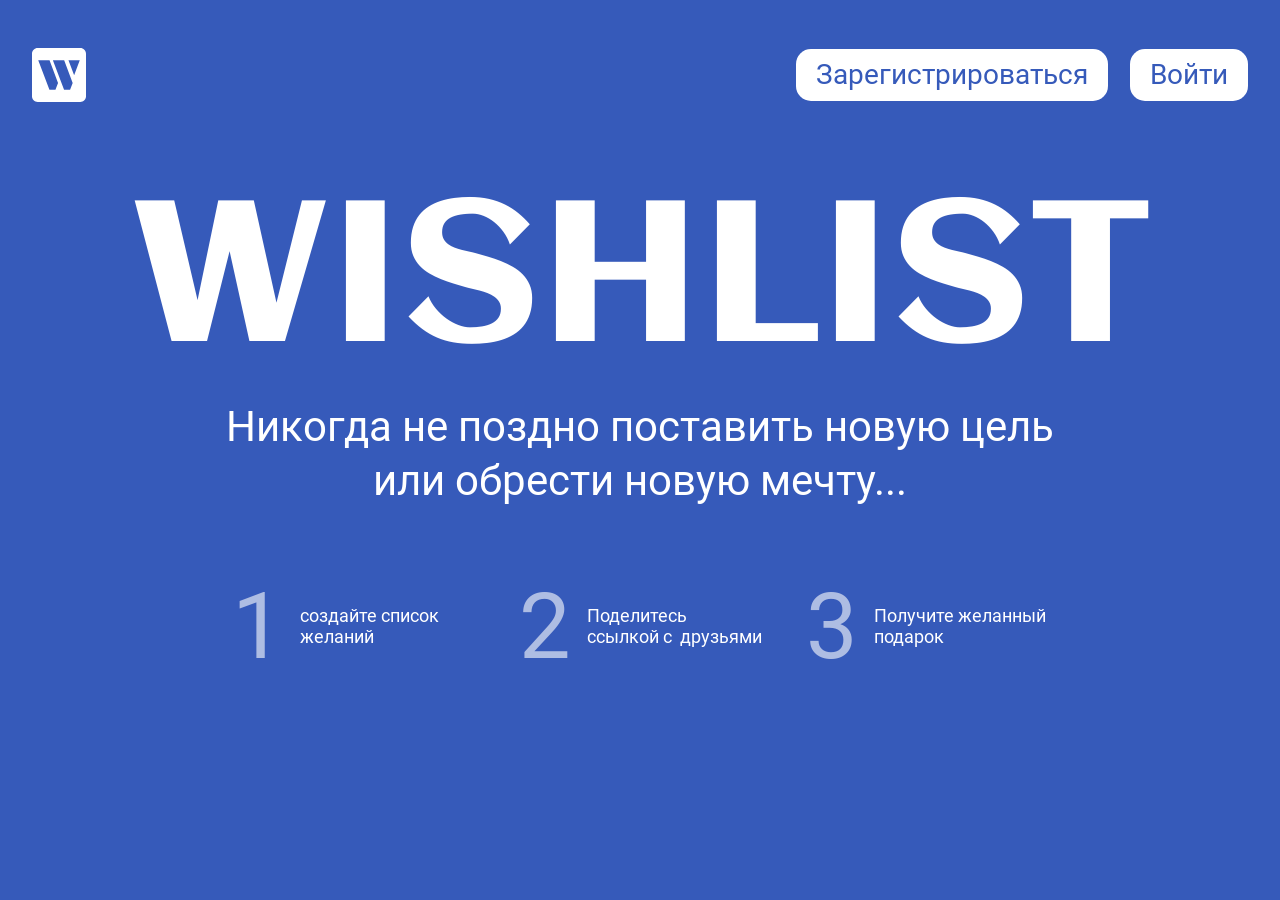
<file: index.html>
<!DOCTYPE html>
<html lang="ru">
<head>
    <meta charset="UTF-8">
    <meta http-equiv="X-UA-Compatible" content="IE=edge">
    <meta name="viewport" content="width=device-width, initial-scale=1.0">
    <title>WishList - список желаний</title>

    <link rel="stylesheet" href="style/index.css">

    <script src="scripts/index.js" type="module"></script>
</head>
<body class="body">
    <header class="header">
        <div class="container header__container">
            <a href="/">
                <img src="img/logo.svg" alt="логотип" class="header__logo">
            </a>
            <nav class="header__nav nav">
                
            </nav>

            <button class="header__burger burger">
                <span class="burger__line"></span>
            </button>
        </div>
    </header>

    <main class="app">
        <section class="hero">
            <div class="container hero__container">
                <h1 class="hero__title">WishList</h1>
                <p class="hero__descr">Никогда не&nbsp;поздно поставить новую цель или обрести новую мечту...</p>
                <ol class="hero__steps steps">
                    <li class="steps__item">создайте список желаний</li>
                    <li class="steps__item">Поделитесь ссылкой с&nbsp; друзьями</li>
                    <li class="steps__item">Получите желанный подарок</li>
                </ol>
            </div>
        </section>

        <section class="wishlist">
            <div class="container">
                <div class="wishlist__profile profile">
                    <img src="img/avatar.png" alt="фото" class="profile__avatar">

                    <div class="profile__content">
                        <h2 class="profile__fullname">Иван Петров</h2>
                        <p class="profile__birthday">15 июля исполнится 55 лет</p>
                        <button class="profile__edit">
                            <svg width="38" height="38" viewBox="0 0 38 38" fill="none" xmlns="http://www.w3.org/2000/svg">
                                <path d="M4.75 33.25H10.6875L28.1992 15.7384L22.2617 9.80086L4.75 27.3125V33.25ZM7.91667 28.6267L22.2617 14.2817L23.7183 15.7384L9.37333 30.0834H7.91667V28.6267ZM29.0858 5.20919C28.9394 5.06241 28.7654 4.94596 28.5738 4.86651C28.3823 4.78705 28.177 4.74615 27.9696 4.74615C27.7622 4.74615 27.5569 4.78705 27.3653 4.86651C27.1738 4.94596 26.9998 5.06241 26.8533 5.20919L23.9558 8.10669L29.8933 14.0442L32.7908 11.1467C32.9376 11.0002 33.0541 10.8262 33.1335 10.6347C33.213 10.4431 33.2539 10.2378 33.2539 10.0304C33.2539 9.82307 33.213 9.61774 33.1335 9.4262C33.0541 9.23466 32.9376 9.06067 32.7908 8.91419L29.0858 5.20919Z" fill="white"/>
                            </svg>
                            <span>редактировать профиль</span>
                        </button>
                    </div>
                </div>

                <p class="wishlist__descr">Это мой список желаний если вы&nbsp;мне хотите что-то подарить, то&nbsp;прошу выбирайте из&nbsp;списка ниже или карту Ozon. Лучше нарушить эффект внезапности, чем подарить что-то ненужное или&nbsp;то, что у&nbsp;меня уже есть.</p>
                
                <ul class="wishlist__categories categories">
                    <li class="categories__item">
                        <h3 class="categories__title">Гаджеты</h3>
                        <ul class="wishlist__items">
                            <li class="item">
                                <img src="img/buds.jpg" alt="Xiaomi Redmi Buds 4 Pro " class="item__image">
                                <h4 class="item__title">Xiaomi Redmi Buds 4 Pro </h4>
                                <p class="item__price">5800 руб.</p>
                                <button class="item__btn btn btn_castling">Выбрать</button>
                            </li>
                            <li class="item">
                                <img src="img/buds.jpg" alt="Xiaomi Redmi Buds 4 Pro " class="item__image">
                                <h4 class="item__title">Xiaomi Redmi Buds 4 Pro </h4>
                                <p class="item__price">5800 руб.</p>
                                <button class="item__btn btn btn_castling">Выбрать</button>
                            </li>
                            <li class="item">
                                <img src="img/buds.jpg" alt="Xiaomi Redmi Buds 4 Pro " class="item__image">
                                <h4 class="item__title">Xiaomi Redmi Buds 4 Pro </h4>
                                <p class="item__price">5800 руб.</p>
                                <button class="item__btn btn btn_castling">Выбрать</button>
                            </li>
                            <li class="item">
                                <img src="img/buds.jpg" alt="Xiaomi Redmi Buds 4 Pro " class="item__image">
                                <h4 class="item__title">Xiaomi Redmi Buds 4 Pro </h4>
                                <p class="item__price">5800 руб.</p>
                                <button class="item__btn btn btn_castling">Выбрать</button>
                            </li>
                        </ul>
                    </li>
                    <li class="categories__item">
                        <h3 class="categories__title">Хобби</h3>
                        <ul class="wishlist__items">
                            <li class="item">
                                <img src="img/buds.jpg" alt="Xiaomi Redmi Buds 4 Pro " class="item__image">
                                <h4 class="item__title">Xiaomi Redmi Buds 4 Pro </h4>
                                <p class="item__price">5800 руб.</p>
                                <button class="item__btn btn btn_castling">Выбрать</button>
                            </li>
                            <li class="item">
                                <img src="img/buds.jpg" alt="Xiaomi Redmi Buds 4 Pro " class="item__image">
                                <h4 class="item__title">Xiaomi Redmi Buds 4 Pro </h4>
                                <p class="item__price">5800 руб.</p>
                                <button class="item__btn btn btn_castling">Выбрать</button>
                            </li>
                        </ul>
                    </li>
                </ul>
            </div>

            
        </section>

        <section class="edit edit_profile">
            <div class="container">
                <form class="edit__form">
                    <fieldset class="edit__avatar">
                        <img src="img/avatar.png" alt="" class="edit__avatar-image">
                        <div class="edit__avatar-load">
                            <label for="avatar-load" class="edit__label-avatar">
                                <svg width="38" height="38" viewBox="0 0 38 38" fill="none" xmlns="http://www.w3.org/2000/svg">
                                    <path d="M4.75 33.25H10.6875L28.1992 15.7384L22.2617 9.80086L4.75 27.3125V33.25ZM7.91667 28.6267L22.2617 14.2817L23.7183 15.7384L9.37333 30.0834H7.91667V28.6267ZM29.0858 5.20919C28.9394 5.06241 28.7654 4.94596 28.5738 4.86651C28.3823 4.78705 28.177 4.74615 27.9696 4.74615C27.7622 4.74615 27.5569 4.78705 27.3653 4.86651C27.1738 4.94596 26.9998 5.06241 26.8533 5.20919L23.9558 8.10669L29.8933 14.0442L32.7908 11.1467C32.9376 11.0002 33.0541 10.8262 33.1335 10.6347C33.213 10.4431 33.2539 10.2378 33.2539 10.0304C33.2539 9.82307 33.213 9.61774 33.1335 9.4262C33.0541 9.23466 32.9376 9.06067 32.7908 8.91419L29.0858 5.20919Z" fill="white"/>
                                </svg>
                                Обновить фотографию
                            </label>
                            <input type="file" class="edit__input-file edit__input_avatar" accept="image/jpeg, image/png">
                            <button class="edit__avatar-delete">
                                <svg width="38" height="38" viewBox="0 0 38 38" fill="none" xmlns="http://www.w3.org/2000/svg">
                                    <path d="M9.48842 29.6389C9.48842 31.35 10.9027 32.75 12.6313 32.75H25.2027C26.9313 32.75 28.3456 31.35 28.3456 29.6389V10.9722H9.48842V29.6389ZM12.6313 14.0833H25.2027V29.6389H12.6313V14.0833ZM24.417 6.30556L22.8456 4.75H14.9884L13.417 6.30556H7.91699V9.41667H29.917V6.30556H24.417Z" fill="white"/>
                                </svg>
                                <span>Удалить</span>
                            </button>
                        </div>
                    </fieldset>

                    <fieldset class="edit__name">
                        <label class="edit__label">
                            <span class="edit__label-text">Имя:</span>
                            <input type="text" class="edit__input" name="name">
                        </label>
                        <label class="edit__label">
                            <span class="edit__label-text">Фамилия:</span>
                            <input type="text" class="edit__input" name="surname">
                        </label>
                    </fieldset>

                    <fieldset class="edit__birthdate">
                        <legend class="edit__label-text">Дата рождения:</legend>

                        <label class="edit__label edit__label_select">
                            <select type="text" class="edit__select" name="day">
                                <option value="1">tes</option>
                                <option value="2">te2</option>
                            </select>
                        </label>
                        <label class="edit__label edit__label_select">
                            <select type="text" class="edit__select" name="month">
                                <option value="1">tes</option>
                                <option value="2">te2</option>
                            </select>
                        </label>
                        <label class="edit__label edit__label_select">
                            <select type="text" class="edit__select" name="year">
                                <option value="1">tes</option>
                                <option value="2">te2</option>
                            </select>
                        </label>
                        
                    </fieldset>

                    <fieldset class="edit__descr">
                        <label class="edit__label-text" for="descr">Вступительный текст:</label>
                        <textarea class="edit__descr-input" name="descr"></textarea>
                    </fieldset>

                    <button class="edit__submit-btn btn">Сохранить изменения</button>
                </form>
            </div>
        </section>

        <section class="edit edit_wish">
            <div class="container">
                <form class="edit__form">
                    <fieldset class="edit__wish">
                        <label class="edit__label">
                            <span class="edit__label-text">Описание:</span>
                            <input type="text" class="edit__input" name="title">
                        </label>
                        <label class="edit__label">
                            <span class="edit__label-text">Категория:</span>
                            <input type="text" class="edit__input" name="category">
                        </label>
        
                       <div class="edit__label edit__wish-price">
                            <label class="edit__label_price">
                                <span class="edit__label-text">Цена:</span>
                                <input type="text" class="edit__input" name="price">
                            </label>
                            <label class="edit__label_select edit__label_price">
                                <select name="currency" class="edit__select edit__select_currency">
                                    <option value="rub">руб</option>
                                </select>
                            </label>
                       </div>

                        <label class="edit__label">
                            <span class="edit__label-text">Ссылка:</span>
                            <input type="text" class="edit__input" name="link">
                        </label>
                    </fieldset>

                    <fieldset class="edit__wish-photo">
                        <label class="edit__label-photo">
                            <img src="img/no-photo.jpg" alt="" class="edit__wish-image">
                            <input type="file" class="edit__input-file edit__input-file_wish" accept="image/jpeg, image/png">
                        </label>
                        <button class="edit__wish-delete">
                            <svg width="50" height="50" viewBox="0 0 50 50" fill="none" xmlns="http://www.w3.org/2000/svg">
                                <path d="M20.8961 18.6875C20.5999 18.4115 20.2081 18.2612 19.8033 18.2684C19.3985 18.2755 19.0123 18.4395 18.726 18.7258C18.4398 19.0121 18.2758 19.3983 18.2686 19.8031C18.2615 20.2079 18.4117 20.5996 18.6877 20.8958L22.7919 25L18.6877 29.1042C18.5342 29.2472 18.4111 29.4197 18.3257 29.6114C18.2403 29.803 18.1944 30.0099 18.1907 30.2197C18.187 30.4295 18.2256 30.6379 18.3042 30.8325C18.3827 31.027 18.4997 31.2038 18.6481 31.3522C18.7964 31.5005 18.9732 31.6175 19.1677 31.6961C19.3623 31.7747 19.5707 31.8133 19.7805 31.8096C19.9903 31.8059 20.1972 31.7599 20.3889 31.6745C20.5805 31.5891 20.753 31.466 20.8961 31.3125L25.0002 27.2083L29.1044 31.3125C29.4006 31.5885 29.7924 31.7388 30.1972 31.7316C30.602 31.7245 30.9882 31.5605 31.2745 31.2742C31.5607 30.9879 31.7247 30.6017 31.7319 30.1969C31.739 29.7921 31.5887 29.4004 31.3127 29.1042L27.2086 25L31.3127 20.8958C31.4663 20.7528 31.5894 20.5803 31.6748 20.3886C31.7602 20.197 31.8061 19.99 31.8098 19.7802C31.8135 19.5705 31.7749 19.3621 31.6963 19.1675C31.6177 18.9729 31.5008 18.7962 31.3524 18.6478C31.204 18.4995 31.0273 18.3825 30.8327 18.3039C30.6382 18.2253 30.4298 18.1867 30.22 18.1904C30.0102 18.1941 29.8033 18.2401 29.6116 18.3255C29.42 18.4109 29.2475 18.534 29.1044 18.6875L25.0002 22.7917L20.8961 18.6875Z" fill="#365ABA"/>
                                <path fill-rule="evenodd" clip-rule="evenodd" d="M25.1191 2.60419H24.8816C20.0712 2.60419 16.3024 2.60419 13.3607 3.00002C10.3524 3.40419 7.97741 4.25002 6.11283 6.11252C4.24824 7.9771 3.40449 10.3521 3.00033 13.3625C2.60449 16.3021 2.60449 20.0709 2.60449 24.8813V25.1188C2.60449 29.9292 2.60449 33.6979 3.00033 36.6396C3.40449 39.6479 4.25033 42.0229 6.11283 43.8875C7.97741 45.7521 10.3524 46.5959 13.3628 47C16.3024 47.3959 20.0712 47.3959 24.8816 47.3959H25.1191C29.9295 47.3959 33.6982 47.3959 36.6399 47C39.6482 46.5959 42.0232 45.75 43.8878 43.8875C45.7524 42.0229 46.5962 39.6479 47.0003 36.6375C47.3962 33.6979 47.3962 29.9292 47.3962 25.1188V24.8813C47.3962 20.0709 47.3962 16.3021 47.0003 13.3604C46.5962 10.3521 45.7503 7.9771 43.8878 6.11252C42.0232 4.24794 39.6482 3.40419 36.6378 3.00002C33.6982 2.60419 29.9295 2.60419 25.1191 2.60419ZM8.32324 8.32294C9.51074 7.13544 11.1149 6.45419 13.7795 6.09585C16.4878 5.73335 20.0462 5.72919 25.0003 5.72919C29.9545 5.72919 33.5128 5.73335 36.2212 6.09585C38.8857 6.45419 40.492 7.13752 41.6795 8.32294C42.8649 9.51044 43.5462 11.1146 43.9045 13.7792C44.267 16.4875 44.2712 20.0459 44.2712 25C44.2712 29.9542 44.267 33.5125 43.9045 36.2209C43.5462 38.8854 42.8628 40.4917 41.6774 41.6792C40.4899 42.8646 38.8857 43.5459 36.2212 43.9042C33.5128 44.2667 29.9545 44.2709 25.0003 44.2709C20.0462 44.2709 16.4878 44.2667 13.7795 43.9042C11.1149 43.5459 9.50866 42.8625 8.32116 41.6771C7.13574 40.4896 6.45449 38.8854 6.09616 36.2209C5.73366 33.5125 5.72949 29.9542 5.72949 25C5.72949 20.0459 5.73366 16.4875 6.09616 13.7792C6.45449 11.1146 7.13783 9.51044 8.32324 8.32294Z" fill="#365ABA"/>
                            </svg>
                                
                        </button>
                    </fieldset>

                    <button class="edit__submit-btn btn">Сохранить изменения</button>
                    <button class="edit__delete-btn btn">Удалить желание</button>
                </form>
            </div>
        </section>
    </main>
</body>
</html>
</file>
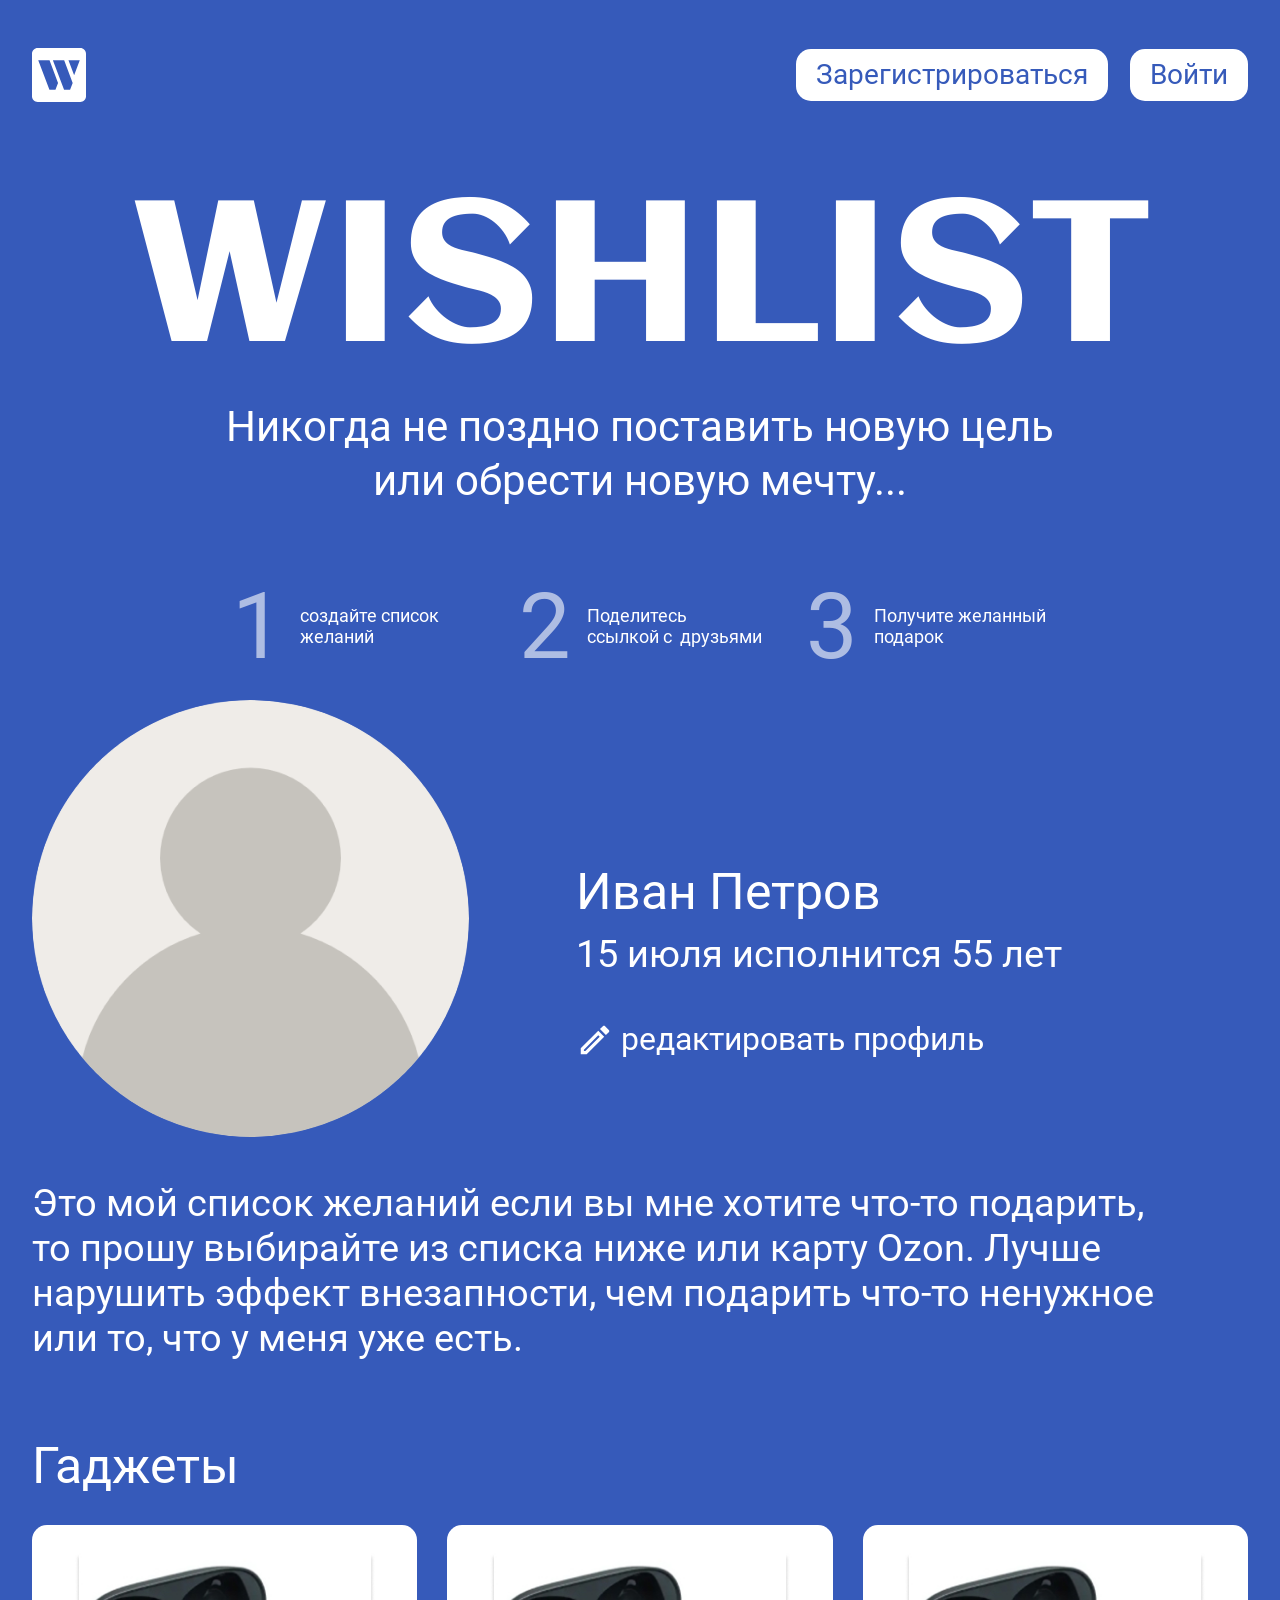
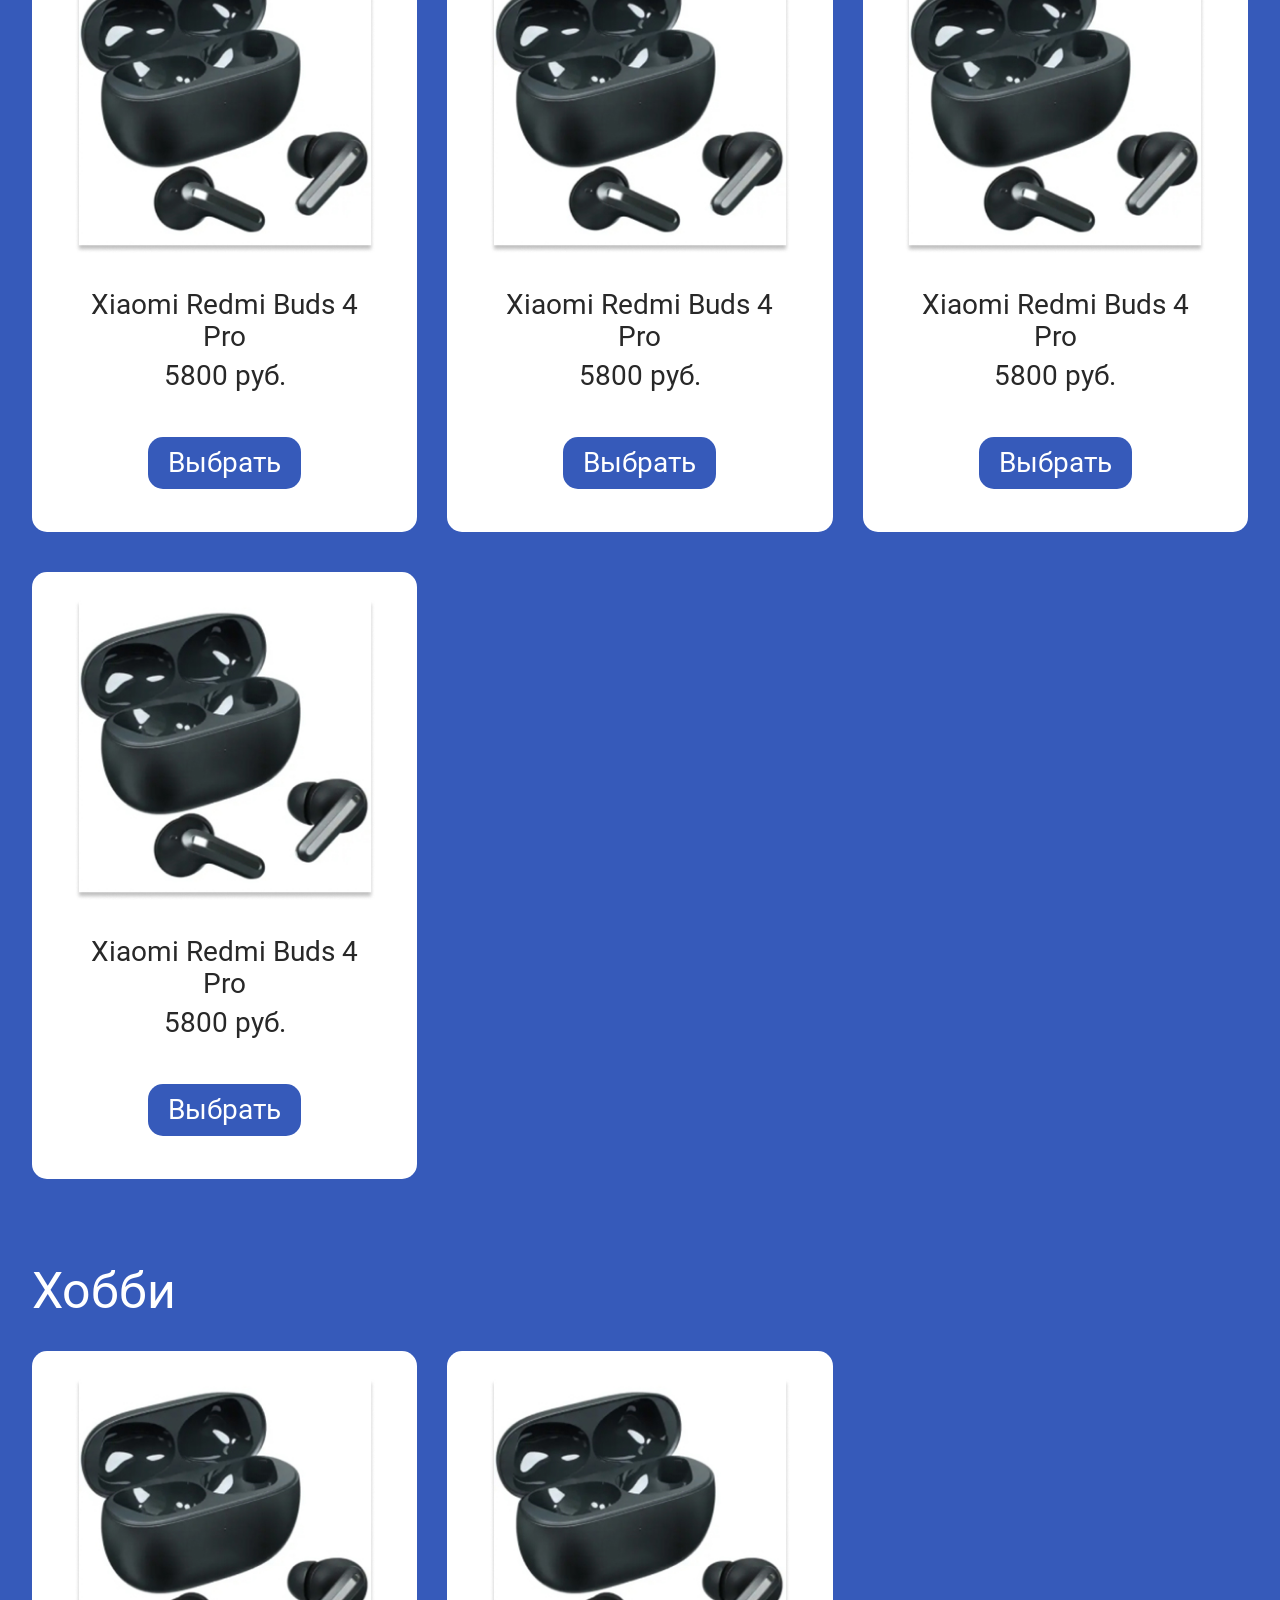
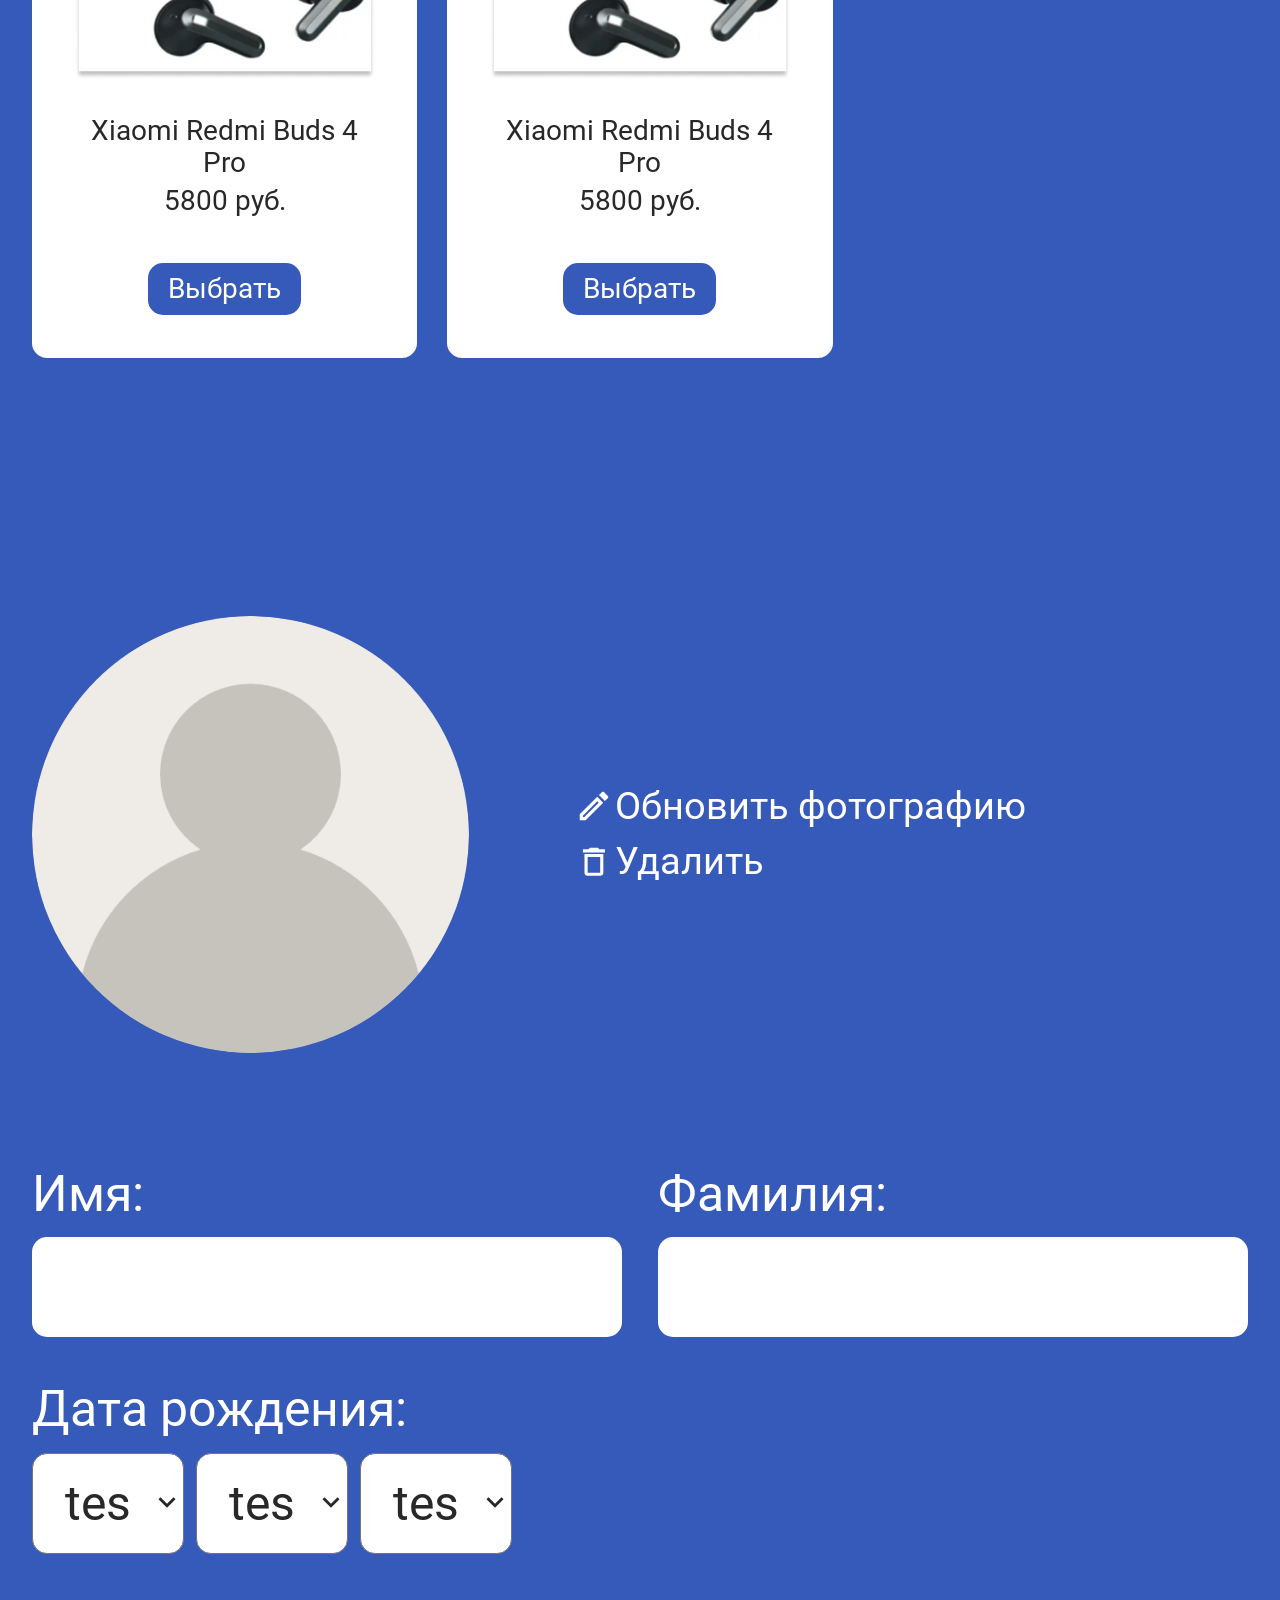
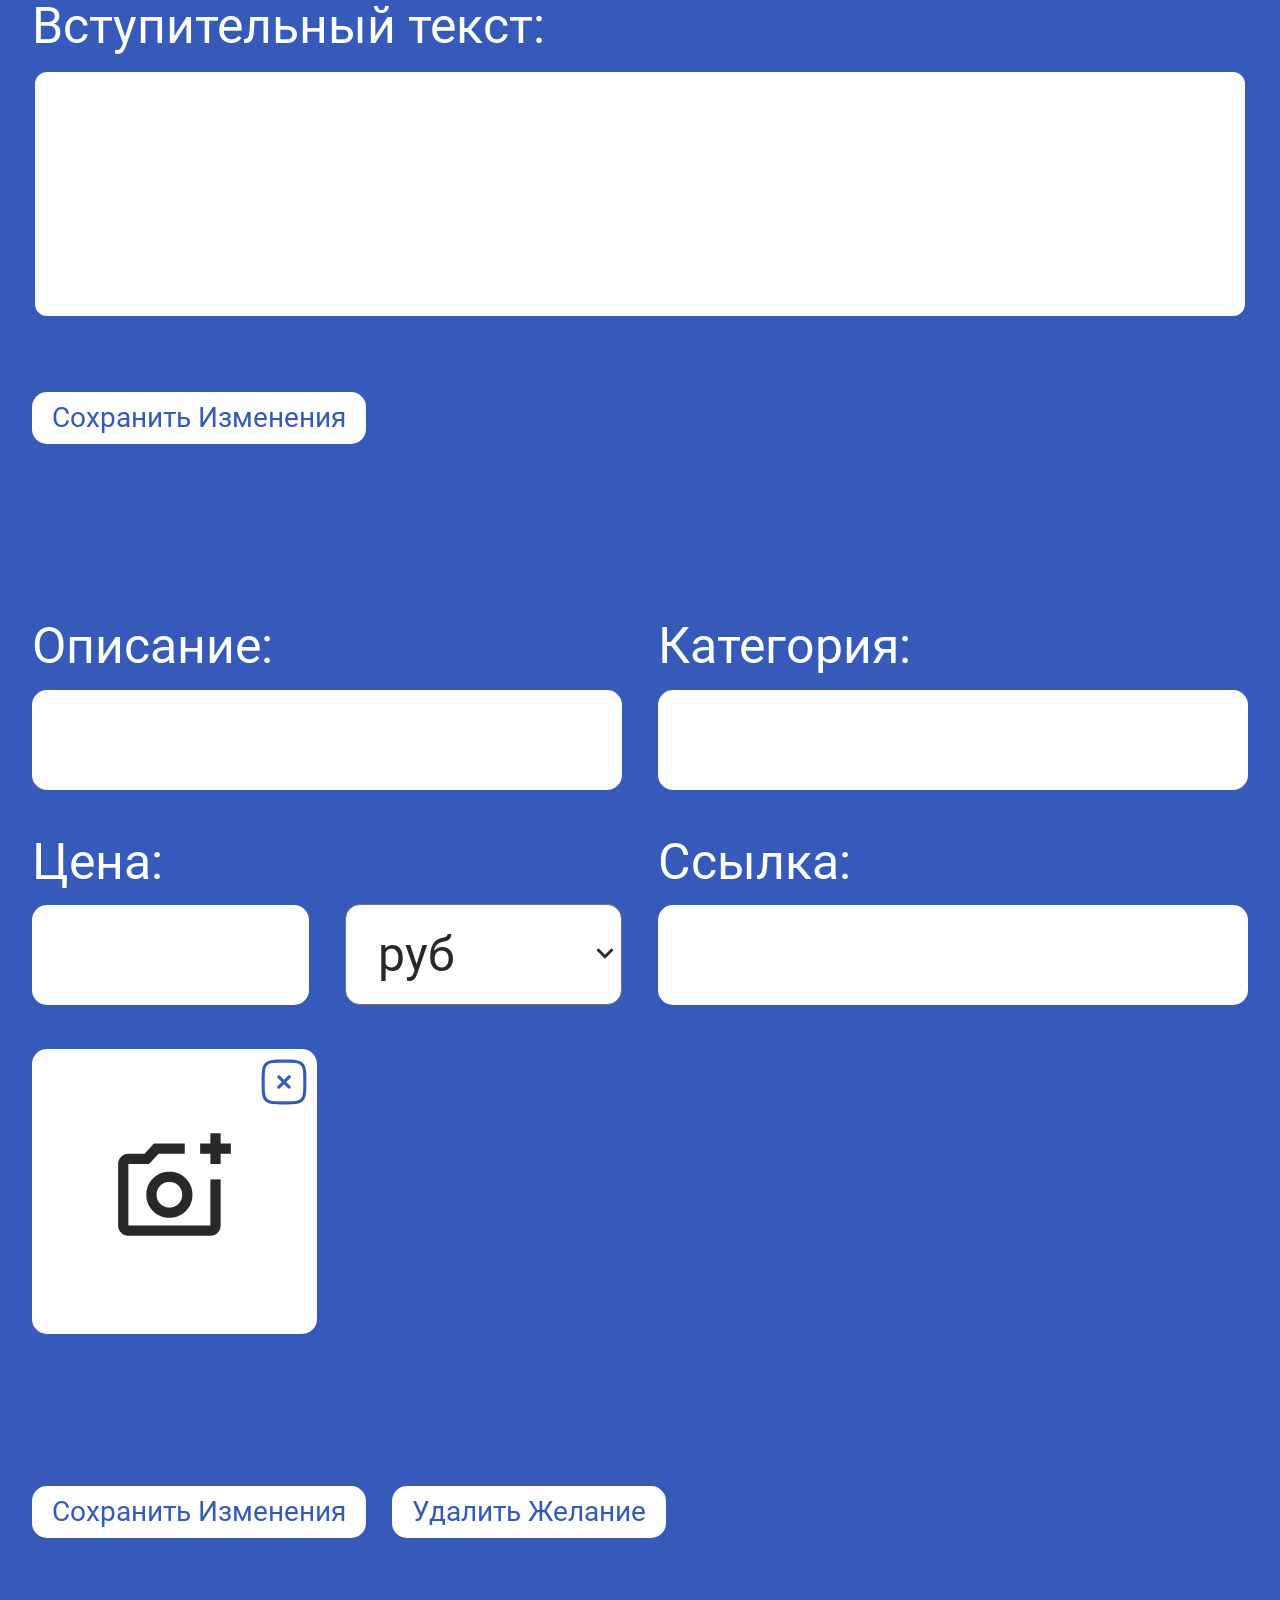
<file: index copy.html>
<!DOCTYPE html>
<html lang="ru">
<head>
    <meta charset="UTF-8">
    <meta http-equiv="X-UA-Compatible" content="IE=edge">
    <meta name="viewport" content="width=device-width, initial-scale=1.0">
    <title>WishList - список желаний</title>

    <link rel="stylesheet" href="style/index.css">
</head>
<body class="body">
    <header class="header">
        <div class="container header__container">
            <img src="img/logo.svg" alt="логотип" class="header__logo">
            <nav class="header__nav nav">
                <button class="nav__btn btn">Зарегистрироваться</button>
                <button class="nav__btn btn">Войти</button>
            </nav>

            <button class="header__burger burger">
                <span class="burger__line"></span>
            </button>
        </div>
    </header>

    <main class="app">
        <section class="hero">
            <div class="container hero__container">
                <h1 class="hero__title">WishList</h1>
                <p class="hero__descr">Никогда не&nbsp;поздно поставить новую цель или обрести новую мечту...</p>
                <ol class="hero__steps steps">
                    <li class="steps__item">создайте список желаний</li>
                    <li class="steps__item">Поделитесь ссылкой с&nbsp; друзьями</li>
                    <li class="steps__item">Получите желанный подарок</li>
                </ol>
            </div>
        </section>

        <section class="wishlist">
            <div class="container">
                <div class="wishlist__profile profile">
                    <img src="img/avatar.png" alt="фото" class="profile__avatar">

                    <div class="profile__content">
                        <h2 class="profile__fullname">Иван Петров</h2>
                        <p class="profile__birthday">15 июля исполнится 55 лет</p>
                        <button class="profile__edit">
                            <svg width="38" height="38" viewBox="0 0 38 38" fill="none" xmlns="http://www.w3.org/2000/svg">
                                <path d="M4.75 33.25H10.6875L28.1992 15.7384L22.2617 9.80086L4.75 27.3125V33.25ZM7.91667 28.6267L22.2617 14.2817L23.7183 15.7384L9.37333 30.0834H7.91667V28.6267ZM29.0858 5.20919C28.9394 5.06241 28.7654 4.94596 28.5738 4.86651C28.3823 4.78705 28.177 4.74615 27.9696 4.74615C27.7622 4.74615 27.5569 4.78705 27.3653 4.86651C27.1738 4.94596 26.9998 5.06241 26.8533 5.20919L23.9558 8.10669L29.8933 14.0442L32.7908 11.1467C32.9376 11.0002 33.0541 10.8262 33.1335 10.6347C33.213 10.4431 33.2539 10.2378 33.2539 10.0304C33.2539 9.82307 33.213 9.61774 33.1335 9.4262C33.0541 9.23466 32.9376 9.06067 32.7908 8.91419L29.0858 5.20919Z" fill="white"/>
                            </svg>
                            <span>редактировать профиль</span>
                        </button>
                    </div>
                </div>

                <p class="wishlist__descr">Это мой список желаний если вы&nbsp;мне хотите что-то подарить, то&nbsp;прошу выбирайте из&nbsp;списка ниже или карту Ozon. Лучше нарушить эффект внезапности, чем подарить что-то ненужное или&nbsp;то, что у&nbsp;меня уже есть.</p>
                
                <ul class="wishlist__categories categories">
                    <li class="categories__item">
                        <h3 class="categories__title">Гаджеты</h3>
                        <ul class="wishlist__items">
                            <li class="item">
                                <img src="img/buds.jpg" alt="Xiaomi Redmi Buds 4 Pro " class="item__image">
                                <h4 class="item__title">Xiaomi Redmi Buds 4 Pro </h4>
                                <p class="item__price">5800 руб.</p>
                                <button class="item__btn btn btn_castling">Выбрать</button>
                            </li>
                            <li class="item">
                                <img src="img/buds.jpg" alt="Xiaomi Redmi Buds 4 Pro " class="item__image">
                                <h4 class="item__title">Xiaomi Redmi Buds 4 Pro </h4>
                                <p class="item__price">5800 руб.</p>
                                <button class="item__btn btn btn_castling">Выбрать</button>
                            </li>
                            <li class="item">
                                <img src="img/buds.jpg" alt="Xiaomi Redmi Buds 4 Pro " class="item__image">
                                <h4 class="item__title">Xiaomi Redmi Buds 4 Pro </h4>
                                <p class="item__price">5800 руб.</p>
                                <button class="item__btn btn btn_castling">Выбрать</button>
                            </li>
                            <li class="item">
                                <img src="img/buds.jpg" alt="Xiaomi Redmi Buds 4 Pro " class="item__image">
                                <h4 class="item__title">Xiaomi Redmi Buds 4 Pro </h4>
                                <p class="item__price">5800 руб.</p>
                                <button class="item__btn btn btn_castling">Выбрать</button>
                            </li>
                        </ul>
                    </li>
                    <li class="categories__item">
                        <h3 class="categories__title">Хобби</h3>
                        <ul class="wishlist__items">
                            <li class="item">
                                <img src="img/buds.jpg" alt="Xiaomi Redmi Buds 4 Pro " class="item__image">
                                <h4 class="item__title">Xiaomi Redmi Buds 4 Pro </h4>
                                <p class="item__price">5800 руб.</p>
                                <button class="item__btn btn btn_castling">Выбрать</button>
                            </li>
                            <li class="item">
                                <img src="img/buds.jpg" alt="Xiaomi Redmi Buds 4 Pro " class="item__image">
                                <h4 class="item__title">Xiaomi Redmi Buds 4 Pro </h4>
                                <p class="item__price">5800 руб.</p>
                                <button class="item__btn btn btn_castling">Выбрать</button>
                            </li>
                        </ul>
                    </li>
                </ul>
            </div>

            
        </section>

        <section class="edit edit_profile">
            <div class="container">
                <form class="edit__form">
                    <fieldset class="edit__avatar">
                        <img src="img/avatar.png" alt="" class="edit__avatar-image">
                        <div class="edit__avatar-load">
                            <label for="avatar-load" class="edit__label-avatar">
                                <svg width="38" height="38" viewBox="0 0 38 38" fill="none" xmlns="http://www.w3.org/2000/svg">
                                    <path d="M4.75 33.25H10.6875L28.1992 15.7384L22.2617 9.80086L4.75 27.3125V33.25ZM7.91667 28.6267L22.2617 14.2817L23.7183 15.7384L9.37333 30.0834H7.91667V28.6267ZM29.0858 5.20919C28.9394 5.06241 28.7654 4.94596 28.5738 4.86651C28.3823 4.78705 28.177 4.74615 27.9696 4.74615C27.7622 4.74615 27.5569 4.78705 27.3653 4.86651C27.1738 4.94596 26.9998 5.06241 26.8533 5.20919L23.9558 8.10669L29.8933 14.0442L32.7908 11.1467C32.9376 11.0002 33.0541 10.8262 33.1335 10.6347C33.213 10.4431 33.2539 10.2378 33.2539 10.0304C33.2539 9.82307 33.213 9.61774 33.1335 9.4262C33.0541 9.23466 32.9376 9.06067 32.7908 8.91419L29.0858 5.20919Z" fill="white"/>
                                </svg>
                                Обновить фотографию
                            </label>
                            <input type="file" class="edit__input-file edit__input_avatar" accept="image/jpeg, image/png">
                            <button class="edit__avatar-delete">
                                <svg width="38" height="38" viewBox="0 0 38 38" fill="none" xmlns="http://www.w3.org/2000/svg">
                                    <path d="M9.48842 29.6389C9.48842 31.35 10.9027 32.75 12.6313 32.75H25.2027C26.9313 32.75 28.3456 31.35 28.3456 29.6389V10.9722H9.48842V29.6389ZM12.6313 14.0833H25.2027V29.6389H12.6313V14.0833ZM24.417 6.30556L22.8456 4.75H14.9884L13.417 6.30556H7.91699V9.41667H29.917V6.30556H24.417Z" fill="white"/>
                                </svg>
                                <span>Удалить</span>
                            </button>
                        </div>
                    </fieldset>

                    <fieldset class="edit__name">
                        <label class="edit__label">
                            <span class="edit__label-text">Имя:</span>
                            <input type="text" class="edit__input" name="name">
                        </label>
                        <label class="edit__label">
                            <span class="edit__label-text">Фамилия:</span>
                            <input type="text" class="edit__input" name="surname">
                        </label>
                    </fieldset>

                    <fieldset class="edit__birthdate">
                        <legend class="edit__label-text">Дата рождения:</legend>

                        <label class="edit__label edit__label_select">
                            <select type="text" class="edit__select" name="day">
                                <option value="1">tes</option>
                                <option value="2">te2</option>
                            </select>
                        </label>
                        <label class="edit__label edit__label_select">
                            <select type="text" class="edit__select" name="month">
                                <option value="1">tes</option>
                                <option value="2">te2</option>
                            </select>
                        </label>
                        <label class="edit__label edit__label_select">
                            <select type="text" class="edit__select" name="year">
                                <option value="1">tes</option>
                                <option value="2">te2</option>
                            </select>
                        </label>
                        
                    </fieldset>

                    <fieldset class="edit__descr">
                        <label class="edit__label-text" for="descr">Вступительный текст:</label>
                        <textarea class="edit__descr-input" name="descr"></textarea>
                    </fieldset>

                    <button class="edit__submit-btn btn">Сохранить изменения</button>
                </form>
            </div>
        </section>

        <section class="edit edit_wish">
            <div class="container">
                <form class="edit__form">
                    <fieldset class="edit__wish">
                        <label class="edit__label">
                            <span class="edit__label-text">Описание:</span>
                            <input type="text" class="edit__input" name="title">
                        </label>
                        <label class="edit__label">
                            <span class="edit__label-text">Категория:</span>
                            <input type="text" class="edit__input" name="category">
                        </label>
        
                       <div class="edit__label edit__wish-price">
                            <label class="edit__label_price">
                                <span class="edit__label-text">Цена:</span>
                                <input type="text" class="edit__input" name="price">
                            </label>
                            <label class="edit__label_select edit__label_price">
                                <select name="currency" class="edit__select edit__select_currency">
                                    <option value="rub">руб</option>
                                </select>
                            </label>
                       </div>

                        <label class="edit__label">
                            <span class="edit__label-text">Ссылка:</span>
                            <input type="text" class="edit__input" name="link">
                        </label>
                    </fieldset>

                    <fieldset class="edit__wish-photo">
                        <label class="edit__label-photo">
                            <img src="img/no-photo.jpg" alt="" class="edit__wish-image">
                            <input type="file" class="edit__input-file edit__input-file_wish" accept="image/jpeg, image/png">
                        </label>
                        <button class="edit__wish-delete">
                            <svg width="50" height="50" viewBox="0 0 50 50" fill="none" xmlns="http://www.w3.org/2000/svg">
                                <path d="M20.8961 18.6875C20.5999 18.4115 20.2081 18.2612 19.8033 18.2684C19.3985 18.2755 19.0123 18.4395 18.726 18.7258C18.4398 19.0121 18.2758 19.3983 18.2686 19.8031C18.2615 20.2079 18.4117 20.5996 18.6877 20.8958L22.7919 25L18.6877 29.1042C18.5342 29.2472 18.4111 29.4197 18.3257 29.6114C18.2403 29.803 18.1944 30.0099 18.1907 30.2197C18.187 30.4295 18.2256 30.6379 18.3042 30.8325C18.3827 31.027 18.4997 31.2038 18.6481 31.3522C18.7964 31.5005 18.9732 31.6175 19.1677 31.6961C19.3623 31.7747 19.5707 31.8133 19.7805 31.8096C19.9903 31.8059 20.1972 31.7599 20.3889 31.6745C20.5805 31.5891 20.753 31.466 20.8961 31.3125L25.0002 27.2083L29.1044 31.3125C29.4006 31.5885 29.7924 31.7388 30.1972 31.7316C30.602 31.7245 30.9882 31.5605 31.2745 31.2742C31.5607 30.9879 31.7247 30.6017 31.7319 30.1969C31.739 29.7921 31.5887 29.4004 31.3127 29.1042L27.2086 25L31.3127 20.8958C31.4663 20.7528 31.5894 20.5803 31.6748 20.3886C31.7602 20.197 31.8061 19.99 31.8098 19.7802C31.8135 19.5705 31.7749 19.3621 31.6963 19.1675C31.6177 18.9729 31.5008 18.7962 31.3524 18.6478C31.204 18.4995 31.0273 18.3825 30.8327 18.3039C30.6382 18.2253 30.4298 18.1867 30.22 18.1904C30.0102 18.1941 29.8033 18.2401 29.6116 18.3255C29.42 18.4109 29.2475 18.534 29.1044 18.6875L25.0002 22.7917L20.8961 18.6875Z" fill="#365ABA"/>
                                <path fill-rule="evenodd" clip-rule="evenodd" d="M25.1191 2.60419H24.8816C20.0712 2.60419 16.3024 2.60419 13.3607 3.00002C10.3524 3.40419 7.97741 4.25002 6.11283 6.11252C4.24824 7.9771 3.40449 10.3521 3.00033 13.3625C2.60449 16.3021 2.60449 20.0709 2.60449 24.8813V25.1188C2.60449 29.9292 2.60449 33.6979 3.00033 36.6396C3.40449 39.6479 4.25033 42.0229 6.11283 43.8875C7.97741 45.7521 10.3524 46.5959 13.3628 47C16.3024 47.3959 20.0712 47.3959 24.8816 47.3959H25.1191C29.9295 47.3959 33.6982 47.3959 36.6399 47C39.6482 46.5959 42.0232 45.75 43.8878 43.8875C45.7524 42.0229 46.5962 39.6479 47.0003 36.6375C47.3962 33.6979 47.3962 29.9292 47.3962 25.1188V24.8813C47.3962 20.0709 47.3962 16.3021 47.0003 13.3604C46.5962 10.3521 45.7503 7.9771 43.8878 6.11252C42.0232 4.24794 39.6482 3.40419 36.6378 3.00002C33.6982 2.60419 29.9295 2.60419 25.1191 2.60419ZM8.32324 8.32294C9.51074 7.13544 11.1149 6.45419 13.7795 6.09585C16.4878 5.73335 20.0462 5.72919 25.0003 5.72919C29.9545 5.72919 33.5128 5.73335 36.2212 6.09585C38.8857 6.45419 40.492 7.13752 41.6795 8.32294C42.8649 9.51044 43.5462 11.1146 43.9045 13.7792C44.267 16.4875 44.2712 20.0459 44.2712 25C44.2712 29.9542 44.267 33.5125 43.9045 36.2209C43.5462 38.8854 42.8628 40.4917 41.6774 41.6792C40.4899 42.8646 38.8857 43.5459 36.2212 43.9042C33.5128 44.2667 29.9545 44.2709 25.0003 44.2709C20.0462 44.2709 16.4878 44.2667 13.7795 43.9042C11.1149 43.5459 9.50866 42.8625 8.32116 41.6771C7.13574 40.4896 6.45449 38.8854 6.09616 36.2209C5.73366 33.5125 5.72949 29.9542 5.72949 25C5.72949 20.0459 5.73366 16.4875 6.09616 13.7792C6.45449 11.1146 7.13783 9.51044 8.32324 8.32294Z" fill="#365ABA"/>
                            </svg>
                                
                        </button>
                    </fieldset>

                    <button class="edit__submit-btn btn">Сохранить изменения</button>
                    <button class="edit__delete-btn btn">Удалить желание</button>
                </form>
            </div>
        </section>

    </main>
</body>
</html>
</file>
<file: style/index.css>
@import 'normalize.css';
@import 'fonts.css';
@import 'style.css';
@import 'header.css';
@import 'nav.css';
@import 'burger.css';
@import 'hero.css';
@import 'steps.css';
@import 'wishlist.css';
@import 'profile.css';
@import 'categories.css';
@import 'item.css';
@import 'edit.css';
</file>
